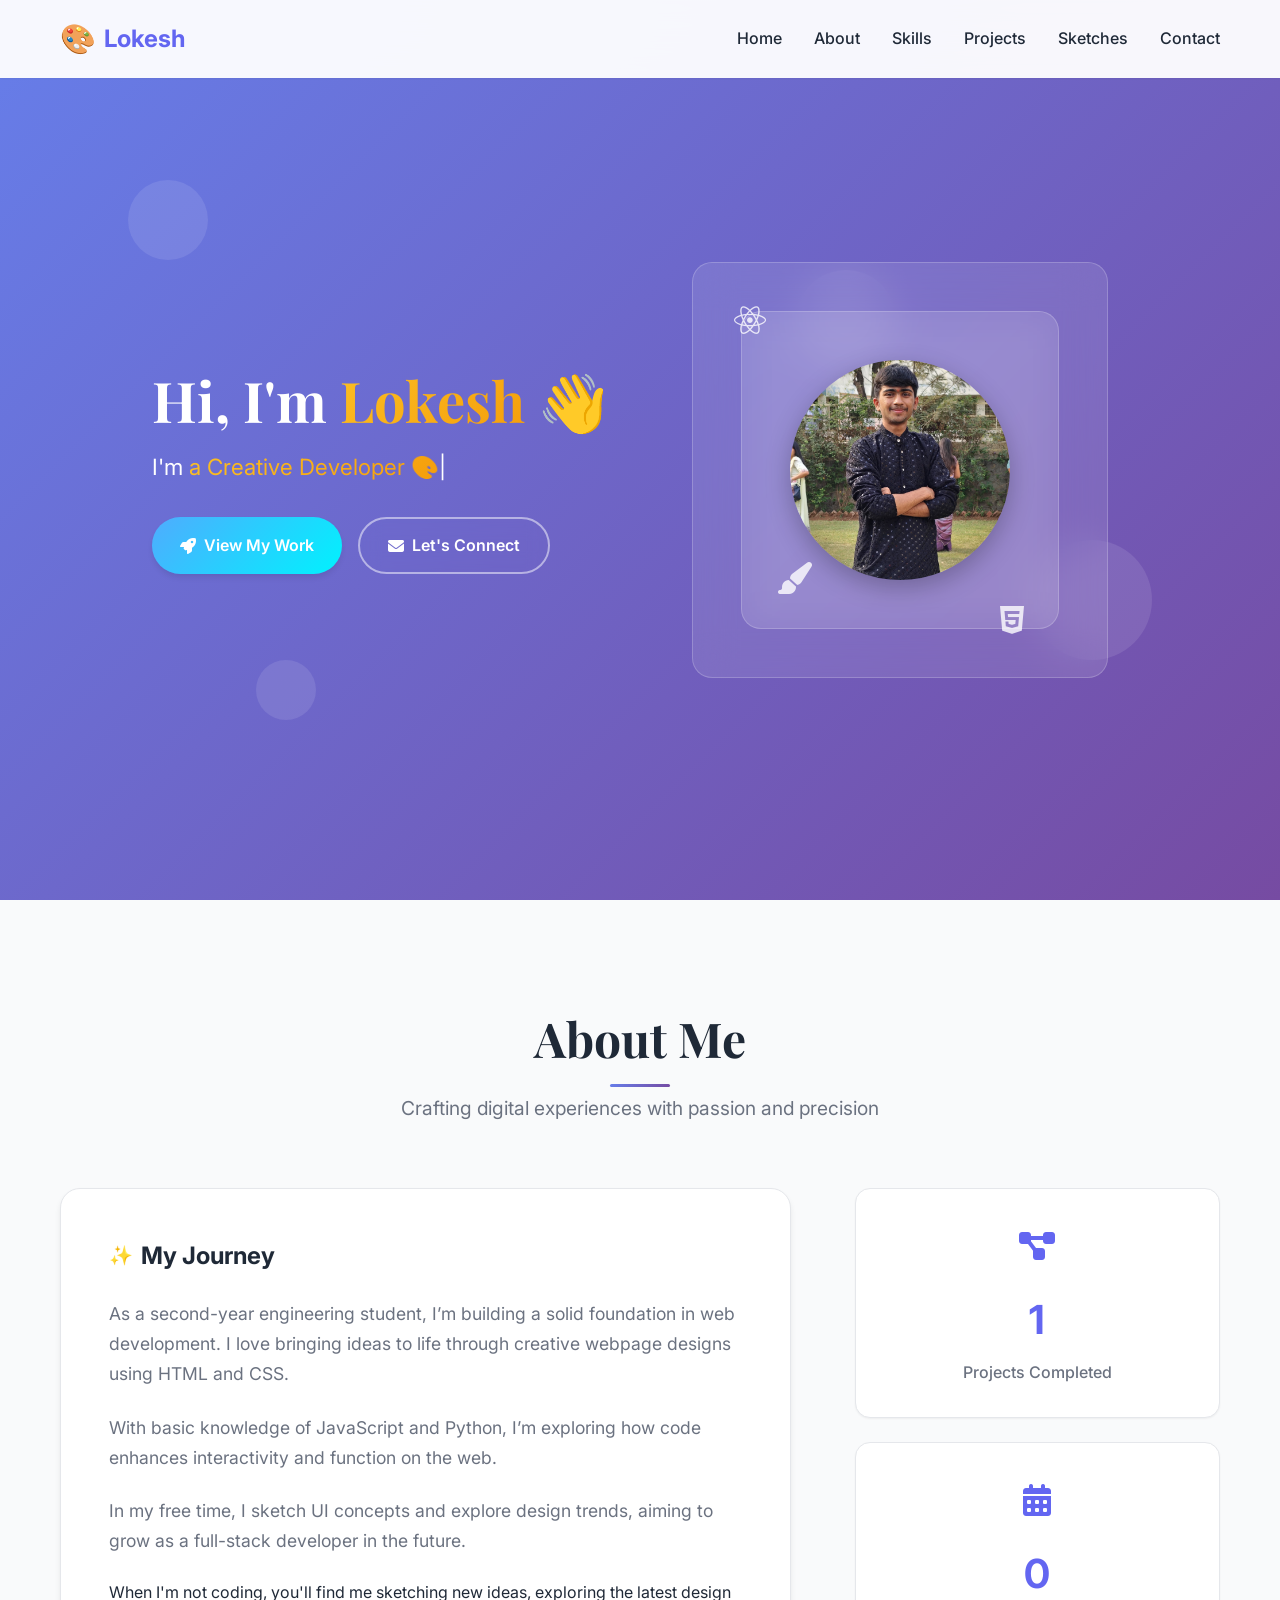
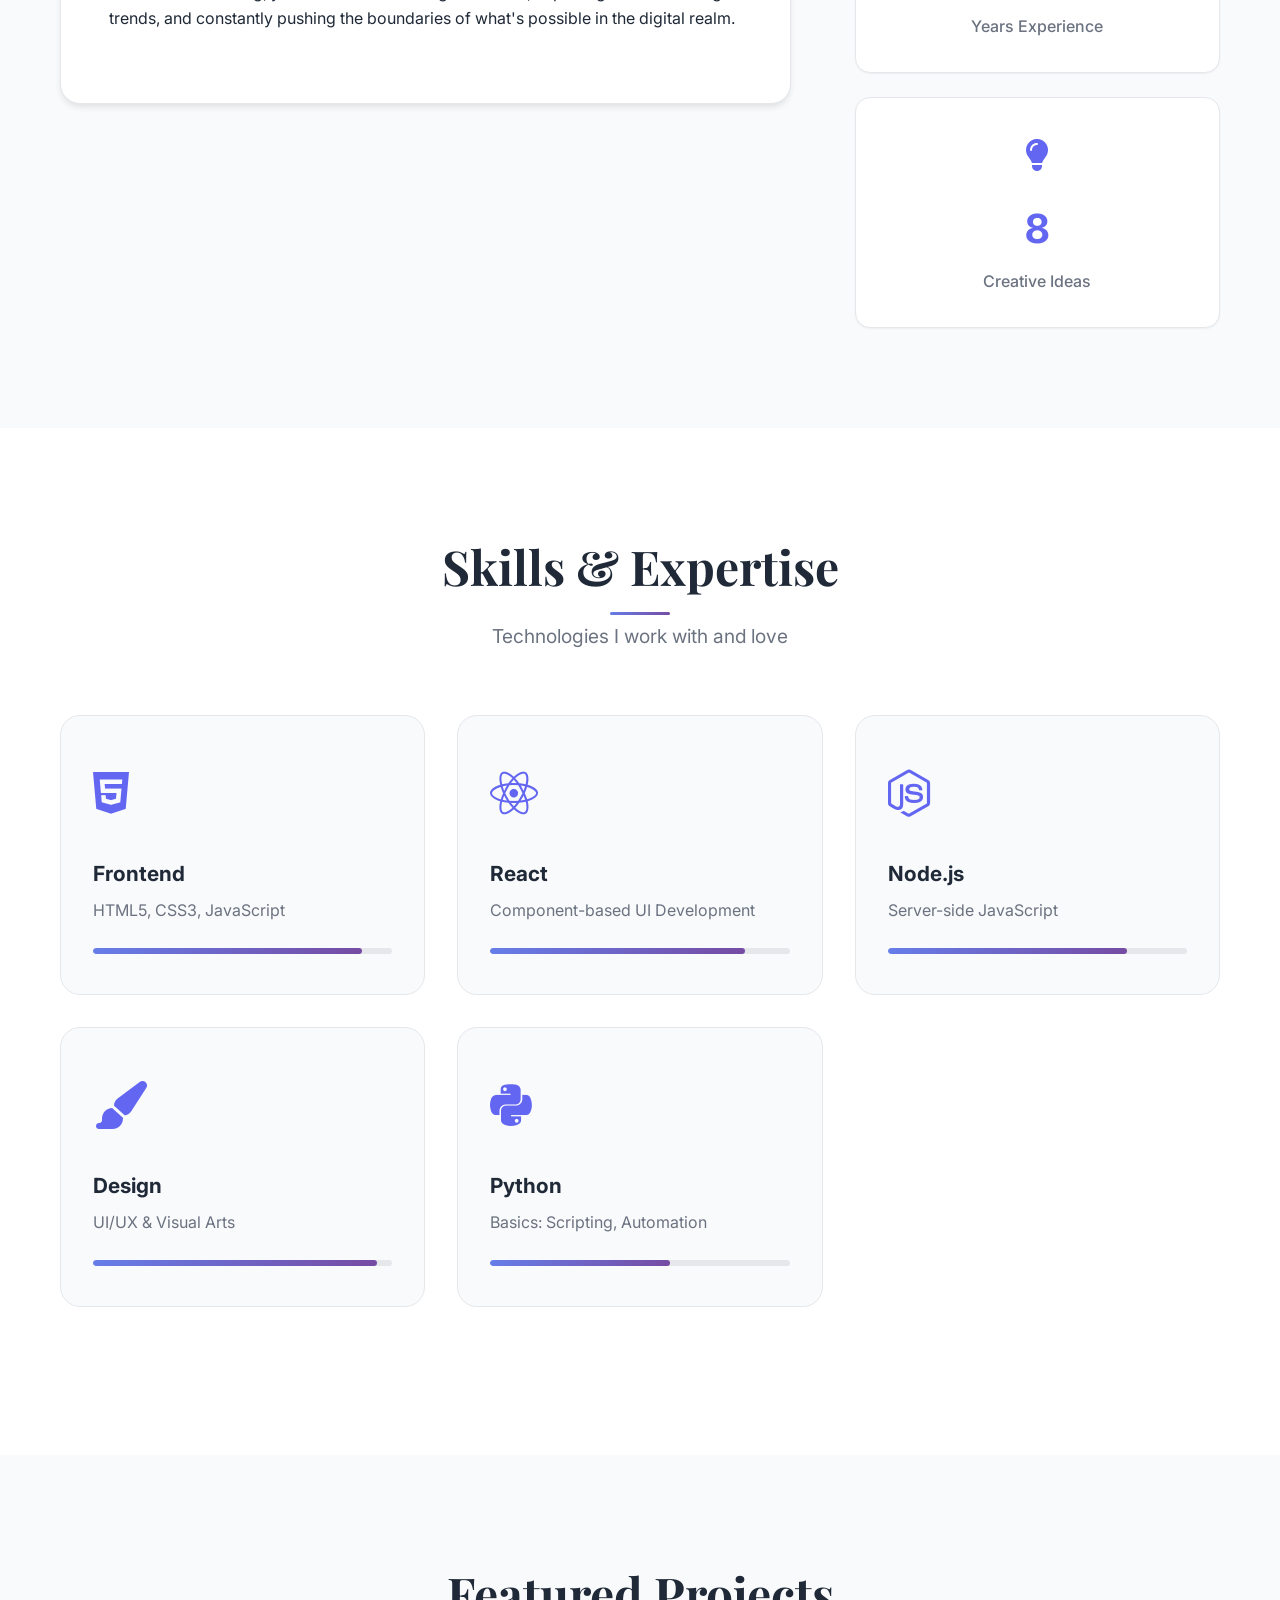
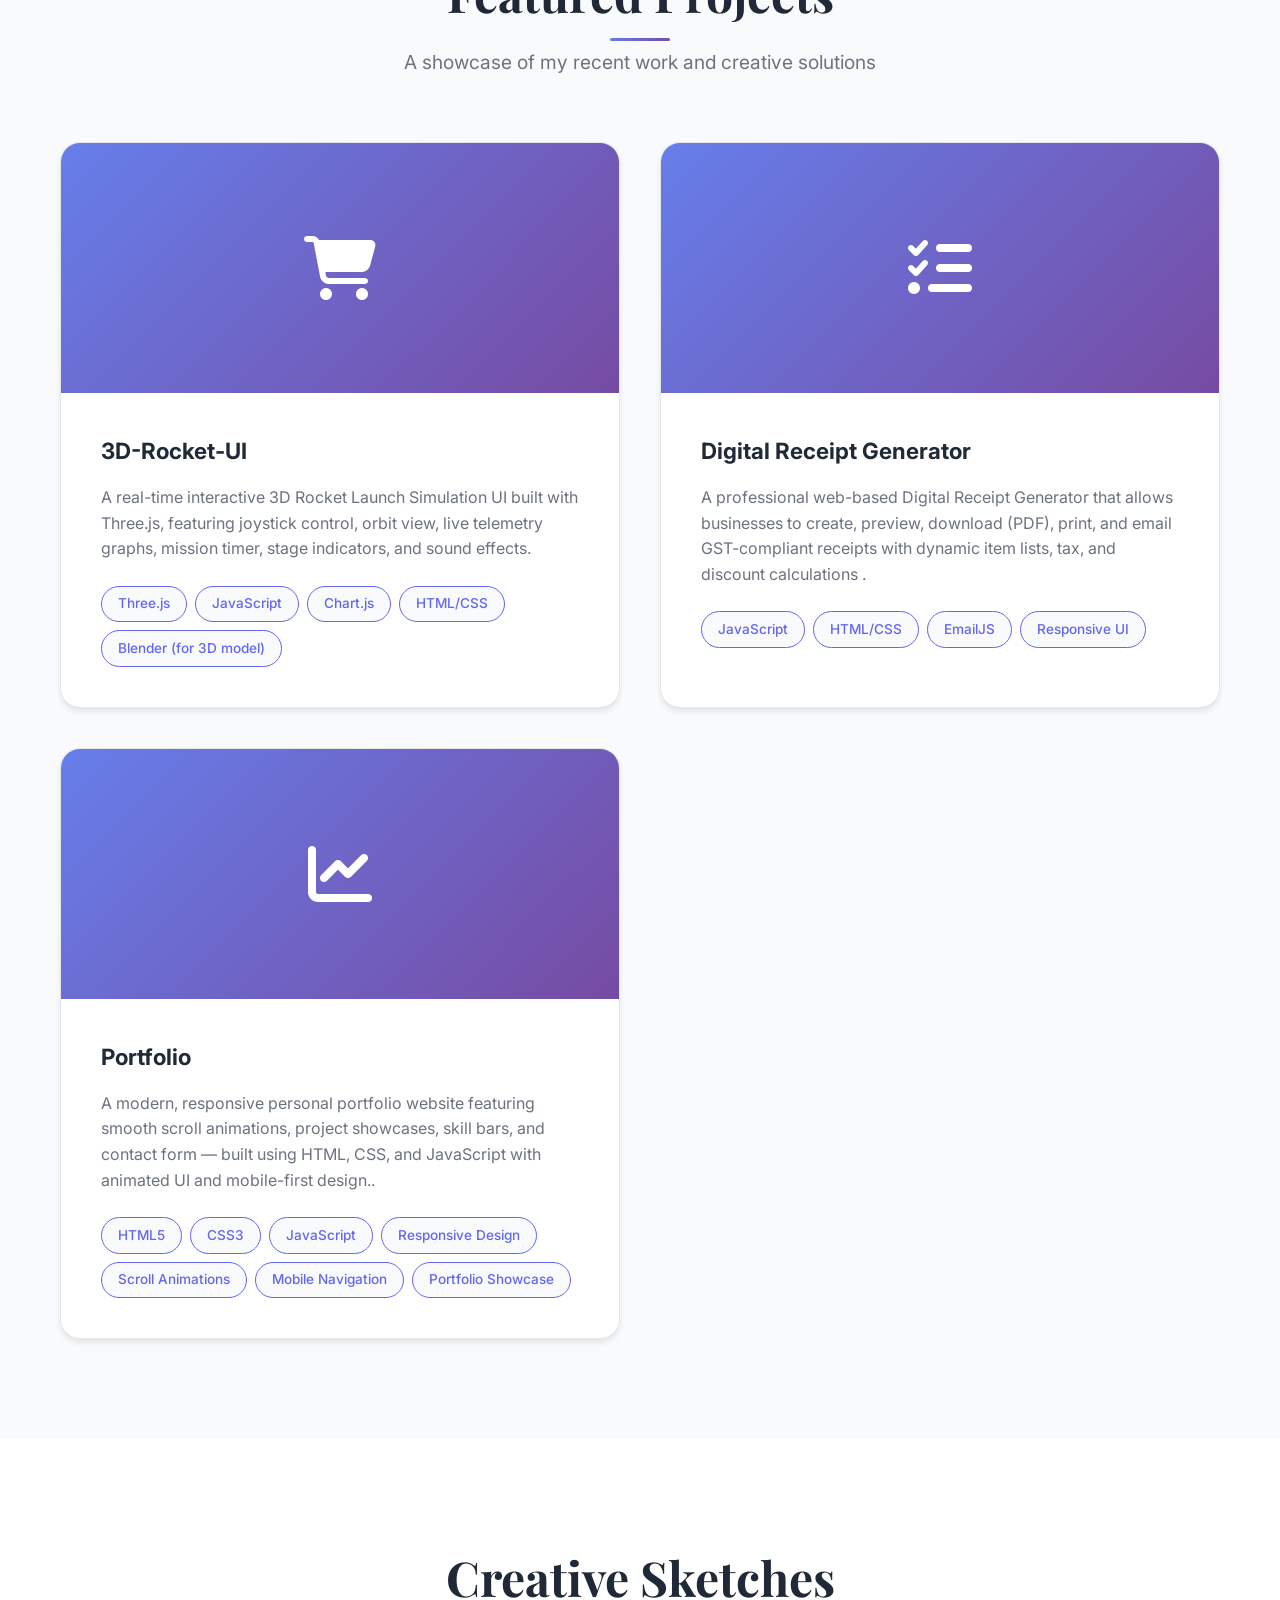
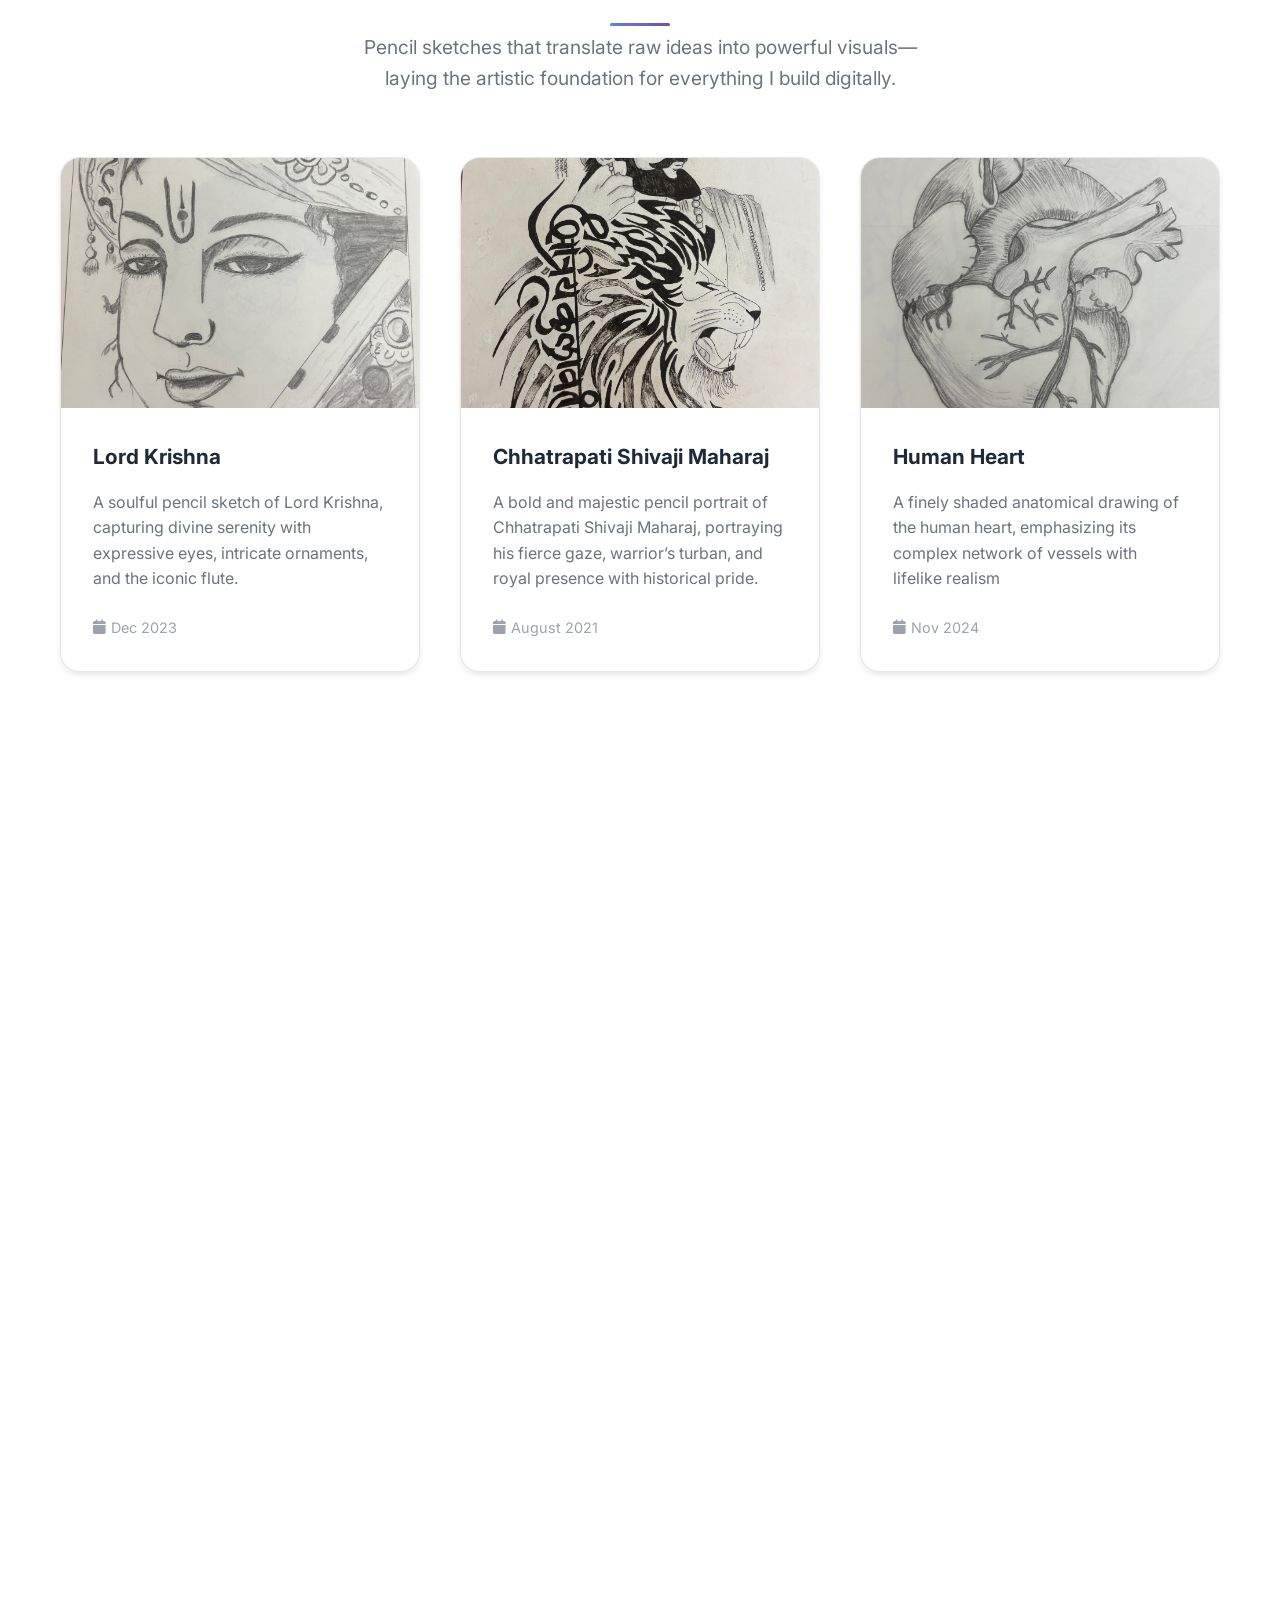
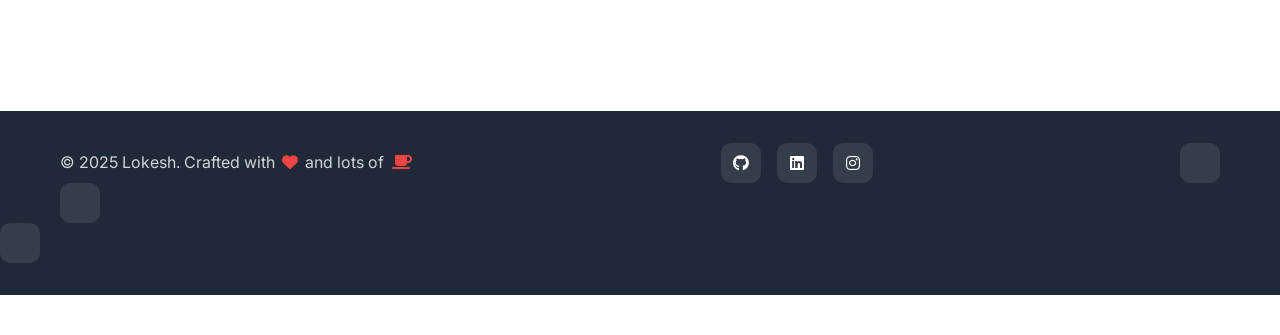
<file: index.html>
<!DOCTYPE html>
<html lang="en">
<head>
    <meta charset="UTF-8">
    <meta name="viewport" content="width=device-width, initial-scale=1.0">
    <title>Lokesh's Creative Portfolio</title>
    <link rel="stylesheet" href="style2.css">
    <link href="https://fonts.googleapis.com/css2?family=Inter:wght@300;400;500;600;700;800&family=Playfair+Display:wght@400;500;600;700&display=swap" rel="stylesheet">
    <link rel="stylesheet" href="https://cdnjs.cloudflare.com/ajax/libs/font-awesome/6.4.0/css/all.min.css">
</head>
<body>
    <!-- Progress Bar -->
    <div class="progress-bar" id="progressBar"></div>

    <!-- Navigation Bar -->
    <nav class="navbar" id="navbar">
        <div class="nav-container">
            <div class="logo">
                <span class="logo-icon">🎨</span>
                <span class="logo-text">Lokesh</span>
            </div>
            <ul class="nav-menu" id="navMenu">
                <li><a href="#home" class="nav-link">Home</a></li>
                <li><a href="#about" class="nav-link">About</a></li>
                <li><a href="#skills" class="nav-link">Skills</a></li>
                <li><a href="#projects" class="nav-link">Projects</a></li>
                <li><a href="#sketches" class="nav-link">Sketches</a></li>
                <li><a href="#contact" class="nav-link">Contact</a></li>
            </ul>
            <div class="hamburger" id="hamburger">
                <span></span>
                <span></span>
                <span></span>
            </div>
        </div>
    </nav>

    <!-- Hero Section -->
    <section id="home" class="hero">
        <div class="hero-bg">
            <div class="floating-shapes">
                <div class="shape shape-1"></div>
                <div class="shape shape-2"></div>
                <div class="shape shape-3"></div>
                <div class="shape shape-4"></div>
            </div>
        </div>
        <div class="container">
            <div class="hero-content">
                <div class="hero-text">
                    <h1 class="hero-title">
                        Hi, I'm <span class="highlight">Lokesh</span>
                        <span class="wave">👋</span>
                    </h1>
                    <p class="hero-subtitle" id="typewriter"></p>
                    <div class="hero-buttons">
                        <a href="#projects" class="btn btn-primary">
                            <i class="fas fa-rocket"></i>
                            View My Work
                        </a>
                        <a href="#contact" class="btn btn-secondary">
                            <i class="fas fa-envelope"></i>
                            Let's Connect
                        </a>
                    </div>
                </div>
                <div class="hero-image">
                    <div class="profile-card">
                        <div class="profile-card">
                            <img src="lokesh.jpg" alt="Lokesh Photo" class="profile-photo">
                        </div>


                        <div class="floating-icons">
                            <i class="fab fa-react floating-icon"></i>
                            <i class="fab fa-javascript floating-icon"></i>
                            <i class="fas fa-paint-brush floating-icon"></i>
                            <i class="fab fa-html5 floating-icon"></i>
                        </div>
                    </div>
                </div>
            </div>
        </div>
    </section>

    <!-- About Section -->
    <section id="about" class="about">
        <div class="container">
            <div class="section-header">
                <h2 class="section-title">About Me</h2>
                <p class="section-subtitle">Crafting digital experiences with passion and precision</p>
            </div>
            <div class="about-content">
                <div class="about-text">
                    <div class="about-card">
                        <h3>My Journey</h3>
                        <p>As a second-year engineering student, I’m building a solid foundation in web development. I love bringing ideas to life through creative webpage designs using HTML and CSS.</p>
                        <p>With basic knowledge of JavaScript and Python, I’m exploring how code enhances interactivity and function on the web.</p>
                        <p>In my free time, I sketch UI concepts and explore design trends, aiming to grow as a full-stack developer in the future.</p>
                        When I'm not coding, you'll find me sketching new ideas, exploring the latest design trends, and constantly pushing the boundaries of what's possible in the digital realm.</p>
                    </div>
                </div>
                <div class="stats-container">
                    <div class="stat-card">
                        <div class="stat-icon">
                            <i class="fas fa-project-diagram"></i>
                        </div>
                        <div class="stat-number" data-target="4-5">0</div>
                        <div class="stat-label">Projects Completed</div>
                    </div>
                    <div class="stat-card">
                        <div class="stat-icon">
                            <i class="fas fa-calendar-alt"></i>
                        </div>
                        <div class="stat-number" data-target="2">0</div>
                        <div class="stat-label">Years Experience</div>
                    </div>
                    <div class="stat-card">
                        <div class="stat-icon">
                            <i class="fas fa-lightbulb"></i>
                        </div>
                        <div class="stat-number" data-target="30-40+">0</div>
                        <div class="stat-label">Creative Ideas</div>
                    </div>
                </div>
            </div>
        </div>
    </section>

    <!-- Skills Section -->
    <section id="skills" class="skills">
        <div class="container">
            <div class="section-header">
                <h2 class="section-title">Skills & Expertise</h2>
                <p class="section-subtitle">Technologies I work with and love</p>
            </div>
            <div class="skills-grid">
                <div class="skill-card" data-skill="Frontend Development">
                    <div class="skill-icon">
                        <i class="fab fa-html5"></i>
                    </div>
                    <h3>Frontend</h3>
                    <p>HTML5, CSS3, JavaScript</p>
                    <div class="skill-progress">
                        <div class="progress-bar-fill" data-percent="90"></div>
                    </div>
                </div>
                <div class="skill-card" data-skill="Modern Frameworks">
                    <div class="skill-icon">
                        <i class="fab fa-react"></i>
                    </div>
                    <h3>React</h3>
                    <p>Component-based UI Development</p>
                    <div class="skill-progress">
                        <div class="progress-bar-fill" data-percent="85"></div>
                    </div>
                </div>
                <div class="skill-card" data-skill="Backend Development">
                    <div class="skill-icon">
                        <i class="fab fa-node-js"></i>
                    </div>
                    <h3>Node.js</h3>
                    <p>Server-side JavaScript</p>
                    <div class="skill-progress">
                        <div class="progress-bar-fill" data-percent="80"></div>
                    </div>
                </div>
                <div class="skill-card" data-skill="Creative Design">
                    <div class="skill-icon">
                        <i class="fas fa-paint-brush"></i>
                    </div>
                    <h3>Design</h3>
                    <p>UI/UX & Visual Arts</p>
                    <div class="skill-progress">
                        <div class="progress-bar-fill" data-percent="95"></div>
                    </div>
                </div>
                <!-- <div class="skill-card" data-skill="Database Management">
                    <div class="skill-icon">
                        <i class="fas fa-database"></i>
                    </div>
                    <h3>Database</h3>
                    <p>MongoDB, PostgreSQL</p>
                    <div class="skill-progress">
                        <div class="progress-bar-fill" data-percent="75"></div>
                    </div>
                </div>
                <div class="skill-card" data-skill="Version Control">
                    <div class="skill-icon">
                        <i class="fab fa-git-alt"></i>
                    </div>
                    <h3>Git</h3>
                    <p>Version Control & Collaboration</p>
                    <div class="skill-progress">
                        <div class="progress-bar-fill" data-percent="88"></div>
                    </div>
                </div>
            </div>
            <div class="skill-description" id="skillDescription">
                <p>Hover over a skill to learn more about my expertise</p>
            </div> -->
                <div class="skill-card" data-skill="Python Programming">
                    <div class="skill-icon">
                        <i class="fab fa-python"></i>
                    </div>
                    <h3>Python</h3>
                    <p>Basics: Scripting, Automation</p>
                    <div class="skill-progress">
                        <div class="progress-bar-fill" data-percent="60"></div>
                    </div>
                </div>

        </div>
    </section>

    <!-- Projects Section -->
    <section id="projects" class="projects">
        <div class="container">
            <div class="section-header">
                <h2 class="section-title">Featured Projects</h2>
                <p class="section-subtitle">A showcase of my recent work and creative solutions</p>
            </div>
            <div class="projects-grid">
                <div class="project-card">
                    <div class="project-image">
                        <div class="project-overlay">
                            <div class="project-links">
                                <a href="https://github.com/Lokeshajmera/3D-Rocket_UI" class="project-link">
                                    <i class="fas fa-external-link-alt"></i>
                                </a>
                                <a href="https://github.com/Lokeshajmera/3D-Rocket_UI" class="project-link">
                                    <i class="fab fa-github"></i>
                                </a>
                            </div>
                        </div>
                        <i class="fas fa-shopping-cart project-icon"></i>
                    </div>
                    <div class="project-content">
                        <h3>3D-Rocket-UI</h3>
                        <p>A real-time interactive 3D Rocket Launch Simulation UI built with Three.js, featuring joystick control, orbit view, live telemetry graphs, mission timer, stage indicators, and sound effects.</p>
                        <div class="project-tags">
                 <span>Three.js</span>
                        <span>JavaScript</span>
                        <span>Chart.js</span>
                        <span>HTML/CSS</span>
                        <span>Blender (for 3D model)</span>

                        </div>
                    </div>
                </div>
                <div class="project-card">
                    <div class="project-image">
                        <div class="project-overlay">
                            <div class="project-links">
                                <a href="https://lokeshajmera.github.io/Digital-Receipt-Generator/" class="project-link">
                                    <i class="fas fa-external-link-alt"></i>
                                </a>
                                <a href="https://github.com/Lokeshajmera/Digital-Receipt-Generator" class="project-link">
                                    <i class="fab fa-github"></i>
                                </a>
                            </div>
                        </div>
                        <i class="fas fa-tasks project-icon"></i>
                    </div>
                    <div class="project-content">
                        <h3>Digital Receipt Generator</h3>
                        <p>A professional web-based Digital Receipt Generator that allows businesses to create, preview, download (PDF), print, and email GST-compliant receipts with dynamic item lists, tax, and discount calculations .</p>
                        <div class="project-tags">
                                <span>JavaScript</span>
                                <span>HTML/CSS</span>
                                <span>EmailJS</span>
                                <span>Responsive UI</span>

                        </div>
                    </div>
                </div>
                <div class="project-card">
                    <div class="project-image">
                        <div class="project-overlay">
                            <div class="project-links">
                                <a href="https://lokeshajmera.github.io/Portfolio/" class="project-link">
                                    <i class="fas fa-external-link-alt"></i>
                                </a>
                                <a href="https://github.com/Lokeshajmera/Portfolio" class="project-link">
                                    <i class="fab fa-github"></i>
                                </a>
                            </div>
                        </div>
                        <i class="fas fa-chart-line project-icon"></i>
                    </div>
                    <div class="project-content">
                        <h3>Portfolio</h3>
                        <p>A modern, responsive personal portfolio website featuring smooth scroll animations, project showcases, skill bars, and contact form — built using HTML, CSS, and JavaScript with animated UI and mobile-first design..</p>
                        <div class="project-tags">
                                <span>HTML5</span>
                                <span>CSS3</span>
                                <span>JavaScript</span>
                                <span>Responsive Design</span>
                                <span>Scroll Animations</span>
                                <span>Mobile Navigation</span>
                                <span>Portfolio Showcase</span>
                        </div>
                    </div>
                </div>
            </div>
        </div>
    </section>

    <!-- Sketches Section -->
    <section id="sketches" class="sketches">
        <div class="container">
            <div class="section-header">
                <h2 class="section-title">Creative Sketches</h2>
                <p class="section-subtitle">Pencil sketches that translate raw ideas into powerful visuals—laying the artistic foundation for everything I build digitally.</p>
            </div>
            <div class="sketches-grid">
                <div class="sketch-card">
                    <div class="sketch-image">
                        <img src="krishna.jpeg" alt="Sketches" loading="lazy">

                        <div class="sketch-overlay">
                            <div class="sketch-info">
                                <i class="fas fa-eye"></i>
                                <span>View Details</span>
                            </div>
                        </div>
                    </div>
                    <div class="sketch-content">
                        <h3>Lord Krishna</h3>
                        <p>A soulful pencil sketch of Lord Krishna, capturing divine serenity with expressive eyes, intricate ornaments, and the iconic flute.</p>
                        <div class="sketch-meta">
                            <span class="sketch-date">
                                <i class="fas fa-calendar"></i>
                                Dec 2023
                            </span>
                        </div>
                    </div>
                </div>
                <div class="sketch-card">
                    <div class="sketch-image">
                        <img src="shivaji_maharaj.jpeg" alt="Dashboard Layout Concept" loading="lazy">
                        <div class="sketch-overlay">
                            <div class="sketch-info">
                                <i class="fas fa-eye"></i>
                                <span>View Details</span>
                            </div>
                        </div>
                    </div>
                    <div class="sketch-content">
                        <h3>Chhatrapati Shivaji Maharaj</h3>
                        <p>A bold and majestic pencil portrait of Chhatrapati Shivaji Maharaj, portraying his fierce gaze, warrior’s turban, and royal presence with historical pride.</p>
                        <div class="sketch-meta">
                            <span class="sketch-date">
                                <i class="fas fa-calendar"></i>
                                August 2021
                            </span>
                        </div>
                    </div>
                </div>
                <div class="sketch-card">
                    <div class="sketch-image">
                        <img src="heart.jpeg" alt="E-commerce Interface Design" loading="lazy">
                        <div class="sketch-overlay">
                            <div class="sketch-info">
                                <i class="fas fa-eye"></i>
                                <span>View Details</span>
                            </div>
                        </div>
                    </div>
                    <div class="sketch-content">
                        <h3>Human Heart</h3>
                        <p>A finely shaded anatomical drawing of the human heart, emphasizing its complex network of vessels with lifelike realism</p>
                        <div class="sketch-meta">
                            <span class="sketch-date">
                                <i class="fas fa-calendar"></i>
                                Nov 2024
                            </span>
                        </div>
                    </div>
                </div>
            </div>
        </div>
    </section>

    <!-- Contact Section -->
    <section id="contact" class="contact">
        <div class="container">
            <div class="section-header">
                <h2 class="section-title">Let's Work Together</h2>
                <p class="section-subtitle">Ready to bring your ideas to life? Let's start a conversation</p>
            </div>
            <div class="contact-content">
                <div class="contact-info">
                    <div class="contact-card">
                        <div class="contact-icon">
                            <i class="fas fa-envelope"></i>
                        </div>
                        <div class="contact-details">
                            <h3>Email</h3>
                            <p>lokeshajmera64@gmail.com</p>
                            <a href="mailto:lokeshajmera64@gmail.com" class="contact-link">Send Email</a>
                        </div>
                    </div>
                    <div class="contact-card">
                        <div class="contact-icon">
                            <i class="fas fa-phone"></i>
                        </div>
                        <div class="contact-details">
                            <h3>Phone</h3>
                            <p>+91 7588708964</p>
                            <a href="tel:+91 7588708964" class="contact-link">Call Now</a>
                        </div>
                    </div>
                    <div class="contact-card">
                        <div class="contact-icon">
                            <i class="fas fa-map-marker-alt"></i>
                        </div>
                        <div class="contact-details">
                            <h3>Location</h3>
                            <p>India</p>
                            <span class="contact-link">Available Worldwide</span>
                        </div>
                    </div>
                </div>
                <form class="contact-form" id="contactForm">
                    <div class="form-group">
                        <input type="text" name="name" id="name" placeholder="Your Name" required>
                        <span class="form-error" id="nameError"></span>
                    </div>
                    <div class="form-group">
                        <input type="email" name="email" id="email" placeholder="Your Email" required>
                        <span class="form-error" id="emailError"></span>
                    </div>
                    <div class="form-group">
                        <input type="text" name="subject" id="subject" placeholder="Subject" required>
                        <span class="form-error" id="subjectError"></span>
                    </div>
                    <div class="form-group">
                        <textarea name="message" id="message" placeholder="Your Message" rows="5" required></textarea>
                        <span class="form-error" id="messageError"></span>
                    </div>
                    <button type="submit" class="btn btn-primary btn-full">
                        <span class="btn-text">Send Message</span>
                        <span class="btn-loader">
                            <i class="fas fa-spinner fa-spin"></i>
                        </span>
                    </button>
                </form>
            </div>
        </div>
    </section>

    <!-- Footer -->
    <footer class="footer">
        <div class="container">
            <div class="footer-content">
                <div class="footer-text">
                    <p>&copy; 2025 Lokesh. Crafted with <i class="fas fa-heart"></i> and lots of <i class="fas fa-coffee"></i></p>
                </div>
                <div class="social-links">
                    <a href="https://github.com/Lokeshajmera" target="_blank" class="social-link">
                        <i class="fab fa-github"></i>
                    </a>
                    <a href="https://www.linkedin.com/in/lokesh-ajmera-b9165335" target="_blank" class="social-link">
                        <i class="fab fa-linkedin"></i>
                    </a>
                    <a href="https://www.instagram.com/lokeshjain_108/" target="_blank" class="social-link">
                        <i class="fab fa-instagram"></i>
                </div>

            </div>
        </div>
    </footer>

    <script src="script2.js"></script>
</body>
</html>
</file>
<file: style2.css>
/* Enhanced Portfolio CSS with Modern Design */

:root {
    --primary-color: #6366f1;
    --primary-dark: #4f46e5;
    --primary-light: #818cf8;
    --secondary-color: #f59e0b;
    --secondary-dark: #d97706;
    --accent-color: #10b981;
    --text-primary: #1f2937;
    --text-secondary: #6b7280;
    --text-light: #9ca3af;
    --background-light: #f9fafb;
    --background-white: #ffffff;
    --border-color: #e5e7eb;
    --shadow-sm: 0 1px 2px 0 rgba(0, 0, 0, 0.05);
    --shadow-md: 0 4px 6px -1px rgba(0, 0, 0, 0.1);
    --shadow-lg: 0 10px 15px -3px rgba(0, 0, 0, 0.1);
    --shadow-xl: 0 20px 25px -5px rgba(0, 0, 0, 0.1);
    --gradient-primary: linear-gradient(135deg, #667eea 0%, #764ba2 100%);
    --gradient-secondary: linear-gradient(135deg, #f093fb 0%, #f5576c 100%);
    --gradient-accent: linear-gradient(135deg, #4facfe 0%, #00f2fe 100%);
}

* {
    margin: 0;
    padding: 0;
    box-sizing: border-box;
}

html {
    scroll-behavior: smooth;
}

body {
    font-family: 'Inter', sans-serif;
    line-height: 1.6;
    color: var(--text-primary);
    overflow-x: hidden;
}

.container {
    max-width: 1200px;
    margin: 0 auto;
    padding: 0 20px;
}

/* Progress Bar */
.progress-bar {
    position: fixed;
    top: 0;
    left: 0;
    width: 0%;
    height: 3px;
    background: var(--gradient-primary);
    z-index: 9999;
    transition: width 0.3s ease;
}

/* Navigation */
.navbar {
    background: rgba(255, 255, 255, 0.95);
    backdrop-filter: blur(20px);
    box-shadow: var(--shadow-sm);
    position: fixed;
    width: 100%;
    top: 0;
    z-index: 1000;
    transition: all 0.3s ease;
}

.navbar.scrolled {
    background: rgba(255, 255, 255, 0.98);
    box-shadow: var(--shadow-md);
}

.nav-container {
    max-width: 1200px;
    margin: 0 auto;
    padding: 1rem 20px;
    display: flex;
    justify-content: space-between;
    align-items: center;
}

.logo {
    display: flex;
    align-items: center;
    gap: 0.5rem;
    font-size: 1.5rem;
    font-weight: 700;
    color: var(--primary-color);
    text-decoration: none;
}

.logo-icon {
    font-size: 1.8rem;
    animation: bounce 2s infinite;
}

.nav-menu {
    display: flex;
    list-style: none;
    gap: 2rem;
}

.nav-link {
    text-decoration: none;
    color: var(--text-primary);
    font-weight: 500;
    position: relative;
    transition: all 0.3s ease;
    padding: 0.5rem 0;
}

.nav-link::after {
    content: '';
    position: absolute;
    width: 0;
    height: 2px;
    bottom: 0;
    left: 0;
    background: var(--gradient-primary);
    transition: width 0.3s ease;
}

.nav-link:hover::after {
    width: 100%;
}

.nav-link:hover {
    color: var(--primary-color);
}

/* Mobile menu */
.hamburger {
    display: none;
    flex-direction: column;
    cursor: pointer;
    padding: 0.5rem;
}

.hamburger span {
    width: 25px;
    height: 3px;
    background: var(--text-primary);
    margin: 3px 0;
    transition: 0.3s;
    border-radius: 2px;
}

.hamburger.active span:nth-child(1) {
    transform: rotate(-45deg) translate(-5px, 6px);
}

.hamburger.active span:nth-child(2) {
    opacity: 0;
}

.hamburger.active span:nth-child(3) {
    transform: rotate(45deg) translate(-5px, -6px);
}

/* Hero Section */
.hero {
    background: var(--gradient-primary);
    color: white;
    padding: 120px 0 80px;
    min-height: 100vh;
    display: flex;
    align-items: center;
    position: relative;
    overflow: hidden;
}

.hero-bg {
    position: absolute;
    top: 0;
    left: 0;
    width: 100%;
    height: 100%;
    z-index: 1;
}

.floating-shapes {
    position: absolute;
    width: 100%;
    height: 100%;
}

.shape {
    position: absolute;
    border-radius: 50%;
    background: rgba(255, 255, 255, 0.1);
    animation: float 6s ease-in-out infinite;
}

.shape-1 {
    width: 80px;
    height: 80px;
    top: 20%;
    left: 10%;
    animation-delay: 0s;
}

.shape-2 {
    width: 120px;
    height: 120px;
    top: 60%;
    right: 10%;
    animation-delay: 2s;
}

.shape-3 {
    width: 60px;
    height: 60px;
    bottom: 20%;
    left: 20%;
    animation-delay: 4s;
}

.shape-4 {
    width: 100px;
    height: 100px;
    top: 30%;
    right: 30%;
    animation-delay: 1s;
}

.hero-content {
    position: relative;
    z-index: 2;
    display: grid;
    grid-template-columns: 1fr 1fr;
    gap: 4rem;
    align-items: center;
}

.hero-title {
    font-family: 'Playfair Display', serif;
    font-size: 3.5rem;
    font-weight: 700;
    margin-bottom: 1rem;
    line-height: 1.2;
}

.highlight {
    background: linear-gradient(135deg, #fbbf24, #f59e0b);
    -webkit-background-clip: text;
    -webkit-text-fill-color: transparent;
    background-clip: text;
}

.wave {
    animation: wave 2s ease-in-out infinite;
    display: inline-block;
}

.hero-subtitle {
    font-size: 1.4rem;
    margin-bottom: 2rem;
    opacity: 0.9;
    min-height: 2rem;
}

.hero-buttons {
    display: flex;
    gap: 1rem;
    flex-wrap: wrap;
}

.hero-image {
    display: flex;
    justify-content: center;
    align-items: center;
}

.profile-card {
    position: relative;
    background: rgba(255, 255, 255, 0.1);
    backdrop-filter: blur(20px);
    border-radius: 20px;
    padding: 3rem;
    border: 1px solid rgba(255, 255, 255, 0.2);
}

.profile-avatar {
    width: 200px;
    height: 200px;
    background: var(--gradient-secondary);
    border-radius: 50%;
    display: flex;
    align-items: center;
    justify-content: center;
    font-size: 4rem;
    color: white;
    box-shadow: var(--shadow-xl);
}

.floating-icons {
    position: absolute;
    width: 100%;
    height: 100%;
    top: 0;
    left: 0;
}

.floating-icon {
    position: absolute;
    font-size: 2rem;
    color: rgba(255, 255, 255, 0.8);
    animation: floatIcon 4s ease-in-out infinite;
}

.floating-icon:nth-child(1) {
    top: 10%;
    left: 10%;
    animation-delay: 0s;
}

.floating-icon:nth-child(2) {
    top: 20%;
    right: 10%;
    animation-delay: 1s;
}

.floating-icon:nth-child(3) {
    bottom: 20%;
    left: 20%;
    animation-delay: 2s;
}

.floating-icon:nth-child(4) {
    bottom: 10%;
    right: 20%;
    animation-delay: 3s;
}

/* Buttons */
.btn {
    display: inline-flex;
    align-items: center;
    gap: 0.5rem;
    padding: 14px 28px;
    text-decoration: none;
    border-radius: 50px;
    font-weight: 600;
    font-size: 1rem;
    transition: all 0.3s ease;
    border: none;
    cursor: pointer;
    position: relative;
    overflow: hidden;
}

.btn::before {
    content: '';
    position: absolute;
    top: 0;
    left: -100%;
    width: 100%;
    height: 100%;
    background: linear-gradient(90deg, transparent, rgba(255, 255, 255, 0.2), transparent);
    transition: left 0.5s;
}

.btn:hover::before {
    left: 100%;
}

.btn-primary {
    background: var(--gradient-accent);
    color: white;
    box-shadow: var(--shadow-md);
}

.btn-primary:hover {
    transform: translateY(-2px);
    box-shadow: var(--shadow-lg);
}

.btn-secondary {
    background: transparent;
    color: white;
    border: 2px solid rgba(255, 255, 255, 0.5);
    backdrop-filter: blur(10px);
}

.btn-secondary:hover {
    background: white;
    color: var(--primary-color);
    border-color: white;
}

.btn-full {
    width: 100%;
    justify-content: center;
}

.btn-loader {
    display: none;
}

.btn.loading .btn-text {
    display: none;
}

.btn.loading .btn-loader {
    display: inline-block;
}

/* Sections */
section {
    padding: 100px 0;
    position: relative;
}

.section-header {
    text-align: center;
    margin-bottom: 4rem;
}

.section-title {
    font-family: 'Playfair Display', serif;
    font-size: 3rem;
    font-weight: 700;
    color: var(--text-primary);
    margin-bottom: 1rem;
    position: relative;
}

.section-title::after {
    content: '';
    position: absolute;
    bottom: -10px;
    left: 50%;
    transform: translateX(-50%);
    width: 60px;
    height: 3px;
    background: var(--gradient-primary);
    border-radius: 2px;
}

.section-subtitle {
    font-size: 1.2rem;
    color: var(--text-secondary);
    max-width: 600px;
    margin: 0 auto;
}

/* About Section */
.about {
    background: var(--background-light);
}

.about-content {
    display: grid;
    grid-template-columns: 2fr 1fr;
    gap: 4rem;
    align-items: start;
}

.about-card {
    background: white;
    padding: 3rem;
    border-radius: 20px;
    box-shadow: var(--shadow-md);
    border: 1px solid var(--border-color);
}

.about-card h3 {
    font-size: 1.5rem;
    color: var(--text-primary);
    margin-bottom: 1.5rem;
    display: flex;
    align-items: center;
    gap: 0.5rem;
}

.about-card h3::before {
    content: '✨';
    font-size: 1.2rem;
}

.about-card p {
    font-size: 1.1rem;
    color: var(--text-secondary);
    margin-bottom: 1.5rem;
    line-height: 1.7;
}

.stats-container {
    display: flex;
    flex-direction: column;
    gap: 1.5rem;
}

.stat-card {
    background: white;
    padding: 2rem;
    border-radius: 15px;
    box-shadow: var(--shadow-sm);
    border: 1px solid var(--border-color);
    text-align: center;
    transition: all 0.3s ease;
    cursor: pointer;
}

.stat-card:hover {
    transform: translateY(-5px);
    box-shadow: var(--shadow-lg);
}

.stat-icon {
    font-size: 2rem;
    color: var(--primary-color);
    margin-bottom: 1rem;
}

.stat-number {
    font-size: 2.5rem;
    font-weight: 700;
    color: var(--primary-color);
    margin-bottom: 0.5rem;
}

.stat-label {
    color: var(--text-secondary);
    font-weight: 500;
}

/* Skills Section */
.skills {
    background: white;
}

.skills-grid {
    display: grid;
    grid-template-columns: repeat(auto-fit, minmax(300px, 1fr));
    gap: 2rem;
    margin-bottom: 3rem;
}

.skill-card {
    background: var(--background-light);
    padding: 2.5rem 2rem;
    border-radius: 20px;
    border: 1px solid var(--border-color);
    transition: all 0.3s ease;
    cursor: pointer;
    position: relative;
    overflow: hidden;
}

.skill-card::before {
    content: '';
    position: absolute;
    top: 0;
    left: 0;
    width: 100%;
    height: 4px;
    background: var(--gradient-primary);
    transform: scaleX(0);
    transition: transform 0.3s ease;
}

.skill-card:hover::before {
    transform: scaleX(1);
}

.skill-card:hover {
    transform: translateY(-10px);
    background: white;
    box-shadow: var(--shadow-lg);
}

.skill-icon {
    font-size: 3rem;
    color: var(--primary-color);
    margin-bottom: 1.5rem;
}

.skill-card h3 {
    font-size: 1.3rem;
    color: var(--text-primary);
    margin-bottom: 0.5rem;
}

.skill-card p {
    color: var(--text-secondary);
    margin-bottom: 1.5rem;
}

.skill-progress {
    width: 100%;
    height: 6px;
    background: var(--border-color);
    border-radius: 3px;
    overflow: hidden;
}

.progress-bar-fill {
    height: 100%;
    background: var(--gradient-primary);
    border-radius: 3px;
    width: 0%;
    transition: width 2s ease;
}

.skill-description {
    text-align: center;
    padding: 2rem;
    background: var(--background-light);
    border-radius: 15px;
    color: var(--text-secondary);
    font-size: 1.1rem;
    min-height: 80px;
    display: flex;
    align-items: center;
    justify-content: center;
}

/* Projects Section */
.projects {
    background: var(--background-light);
}

.projects-grid {
    display: grid;
    grid-template-columns: repeat(auto-fit, minmax(380px, 1fr));
    gap: 2.5rem;
}

.project-card {
    background: white;
    border-radius: 20px;
    overflow: hidden;
    box-shadow: var(--shadow-md);
    transition: all 0.3s ease;
    border: 1px solid var(--border-color);
}

.project-card:hover {
    transform: translateY(-10px);
    box-shadow: var(--shadow-xl);
}

.project-image {
    position: relative;
    height: 250px;
    background: var(--gradient-primary);
    display: flex;
    align-items: center;
    justify-content: center;
    overflow: hidden;
}

.project-icon {
    font-size: 4rem;
    color: white;
    z-index: 2;
    position: relative;
}

.project-overlay {
    position: absolute;
    top: 0;
    left: 0;
    width: 100%;
    height: 100%;
    background: rgba(0, 0, 0, 0.8);
    display: flex;
    align-items: center;
    justify-content: center;
    opacity: 0;
    transition: opacity 0.3s ease;
}

.project-card:hover .project-overlay {
    opacity: 1;
}

.project-links {
    display: flex;
    gap: 1rem;
}

.project-link {
    width: 50px;
    height: 50px;
    background: white;
    border-radius: 50%;
    display: flex;
    align-items: center;
    justify-content: center;
    color: var(--primary-color);
    text-decoration: none;
    transition: all 0.3s ease;
}

.project-link:hover {
    transform: scale(1.1);
    background: var(--primary-color);
    color: white;
}

.project-content {
    padding: 2.5rem;
}

.project-content h3 {
    font-size: 1.4rem;
    color: var(--text-primary);
    margin-bottom: 1rem;
}

.project-content p {
    color: var(--text-secondary);
    margin-bottom: 1.5rem;
    line-height: 1.6;
}

.project-tags {
    display: flex;
    gap: 0.5rem;
    flex-wrap: wrap;
}

.project-tags span {
    background: var(--background-light);
    color: var(--primary-color);
    padding: 0.4rem 1rem;
    border-radius: 20px;
    font-size: 0.85rem;
    font-weight: 500;
    border: 1px solid var(--primary-color);
}

/* Sketches Section */
.sketches {
    background: white;
}

.sketches-grid {
    display: grid;
    grid-template-columns: repeat(auto-fit, minmax(350px, 1fr));
    gap: 2.5rem;
}

.sketch-card {
    background: var(--background-light);
    border-radius: 20px;
    overflow: hidden;
    box-shadow: var(--shadow-md);
    transition: all 0.3s ease;
    border: 1px solid var(--border-color);
}

.sketch-card:hover {
    transform: translateY(-5px);
    box-shadow: var(--shadow-lg);
}

.sketch-image {
    position: relative;
    height: 250px;
    overflow: hidden;
}

.sketch-image img {
    width: 100%;
    height: 100%;
    object-fit: cover;
    transition: transform 0.3s ease;
}

.sketch-card:hover .sketch-image img {
    transform: scale(1.05);
}

.sketch-overlay {
    position: absolute;
    top: 0;
    left: 0;
    width: 100%;
    height: 100%;
    background: rgba(0, 0, 0, 0.7);
    display: flex;
    align-items: center;
    justify-content: center;
    opacity: 0;
    transition: opacity 0.3s ease;
}

.sketch-card:hover .sketch-overlay {
    opacity: 1;
}

.sketch-info {
    display: flex;
    align-items: center;
    gap: 0.5rem;
    color: white;
    font-weight: 500;
}

.sketch-content {
    padding: 2rem;
    background: white;
}

.sketch-content h3 {
    font-size: 1.3rem;
    color: var(--text-primary);
    margin-bottom: 1rem;
}

.sketch-content p {
    color: var(--text-secondary);
    margin-bottom: 1.5rem;
    line-height: 1.6;
}

.sketch-meta {
    display: flex;
    gap: 1.5rem;
    color: var(--text-light);
    font-size: 0.9rem;
}

.sketch-meta span {
    display: flex;
    align-items: center;
    gap: 0.3rem;
}

/* Contact Section */
.contact {
    background: var(--background-light);
}

.contact-content {
    display: grid;
    grid-template-columns: 1fr 1.5fr;
    gap: 4rem;
}

.contact-info {
    display: flex;
    flex-direction: column;
    gap: 1.5rem;
}

.contact-card {
    background: white;
    padding: 2rem;
    border-radius: 15px;
    box-shadow: var(--shadow-sm);
    border: 1px solid var(--border-color);
    display: flex;
    align-items: center;
    gap: 1.5rem;
    transition: all 0.3s ease;
}

.contact-card:hover {
    transform: translateX(5px);
    box-shadow: var(--shadow-md);
}

.contact-icon {
    width: 60px;
    height: 60px;
    background: var(--gradient-primary);
    border-radius: 15px;
    display: flex;
    align-items: center;
    justify-content: center;
    color: white;
    font-size: 1.5rem;
}

.contact-details h3 {
    font-size: 1.1rem;
    color: var(--text-primary);
    margin-bottom: 0.5rem;
}

.contact-details p {
    color: var(--text-secondary);
    margin-bottom: 0.5rem;
}

.contact-link {
    color: var(--primary-color);
    text-decoration: none;
    font-weight: 500;
    font-size: 0.9rem;
}

.contact-link:hover {
    text-decoration: underline;
}

.contact-form {
    background: white;
    padding: 3rem;
    border-radius: 20px;
    box-shadow: var(--shadow-md);
    border: 1px solid var(--border-color);
}

.form-group {
    margin-bottom: 1.5rem;
}

.contact-form input,
.contact-form textarea {
    width: 100%;
    padding: 1rem 1.5rem;
    border: 2px solid var(--border-color);
    border-radius: 10px;
    font-size: 1rem;
    font-family: inherit;
    transition: all 0.3s ease;
    background: var(--background-light);
}

.contact-form input:focus,
.contact-form textarea:focus {
    outline: none;
    border-color: var(--primary-color);
    background: white;
    box-shadow: 0 0 0 3px rgba(99, 102, 241, 0.1);
}

.contact-form textarea {
    resize: vertical;
    min-height: 120px;
}

.form-error {
    display: block;
    color: #ef4444;
    font-size: 0.85rem;
    margin-top: 0.5rem;
    opacity: 0;
    transition: opacity 0.3s ease;
}

.form-error.show {
    opacity: 1;
}

/* Footer */
.footer {
    background: var(--text-primary);
    color: white;
    padding: 2rem 0;
}

.footer-content {
    display: flex;
    justify-content: space-between;
    align-items: center;
}

.footer-text {
    color: rgba(255, 255, 255, 0.8);
}

.footer-text i {
    color: #ef4444;
    margin: 0 0.2rem;
}

.social-links {
    display: flex;
    gap: 1rem;
}

.social-link {
    width: 40px;
    height: 40px;
    background: rgba(255, 255, 255, 0.1);
    border-radius: 10px;
    display: flex;
    align-items: center;
    justify-content: center;
    color: white;
    text-decoration: none;
    transition: all 0.3s ease;
    backdrop-filter: blur(10px);
}

.social-link:hover {
    background: var(--primary-color);
    transform: translateY(-2px);
}

/* Animations */
@keyframes bounce {
    0%, 20%, 50%, 80%, 100% {
        transform: translateY(0);
    }
    40% {
        transform: translateY(-10px);
    }
    60% {
        transform: translateY(-5px);
    }
}

@keyframes wave {
    0%, 100% {
        transform: rotate(0deg);
    }
    50% {
        transform: rotate(20deg);
    }
}

@keyframes float {
    0%, 100% {
        transform: translateY(0px);
    }
    50% {
        transform: translateY(-20px);
    }
}

@keyframes floatIcon {
    0%, 100% {
        transform: translateY(0px) rotate(0deg);
    }
    50% {
        transform: translateY(-15px) rotate(5deg);
    }
}

@keyframes fadeInUp {
    from {
        opacity: 0;
        transform: translateY(30px);
    }
    to {
        opacity: 1;
        transform: translateY(0);
    }
}

@keyframes slideInLeft {
    from {
        opacity: 0;
        transform: translateX(-30px);
    }
    to {
        opacity: 1;
        transform: translateX(0);
    }
}

@keyframes slideInRight {
    from {
        opacity: 0;
        transform: translateX(30px);
    }
    to {
        opacity: 1;
        transform: translateX(0);
    }
}

/* Scroll animations */
.animate-on-scroll {
    opacity: 0;
    transform: translateY(30px);
    transition: all 0.6s ease;
}

.animate-on-scroll.animated {
    opacity: 1;
    transform: translateY(0);
}

/* Mobile Styles */
@media (max-width: 768px) {
    .nav-menu {
        position: fixed;
        left: -100%;
        top: 70px;
        flex-direction: column;
        background: rgba(255, 255, 255, 0.98);
        backdrop-filter: blur(20px);
        width: 100%;
        text-align: center;
        transition: 0.3s;
        box-shadow: var(--shadow-lg);
        padding: 2rem 0;
        gap: 1rem;
    }

    .nav-menu.active {
        left: 0;
    }

    .hamburger {
        display: flex;
    }

    .hero-content {
        grid-template-columns: 1fr;
        text-align: center;
        gap: 2rem;
    }

    .hero-title {
        font-size: 2.5rem;
    }

    .hero-buttons {
        justify-content: center;
    }

    .about-content {
        grid-template-columns: 1fr;
        gap: 2rem;
    }

    .contact-content {
        grid-template-columns: 1fr;
        gap: 2rem;
    }

    .section-title {
        font-size: 2.2rem;
    }

    .projects-grid {
        grid-template-columns: 1fr;
    }

    .sketches-grid {
        grid-template-columns: 1fr;
    }

    .footer-content {
        flex-direction: column;
        gap: 1rem;
        text-align: center;
    }

    .profile-card {
        padding: 2rem;
    }

    .profile-avatar {
        width: 150px;
        height: 150px;
        font-size: 3rem;
    }

    .contact-form {
        padding: 2rem;
    }
}

@media (max-width: 480px) {
    .container {
        padding: 0 15px;
    }

    .hero-title {
        font-size: 2rem;
    }

    .section-title {
        font-size: 1.8rem;
    }

    .btn {
        padding: 12px 20px;
        font-size: 0.9rem;
    }

    .skills-grid {
        grid-template-columns: 1fr;
    }

    .skill-card {
        padding: 2rem 1.5rem;
    }

    .project-content {
        padding: 2rem;
    }

    .sketch-content {
        padding: 1.5rem;
    }

    .contact-card {
        padding: 1.5rem;
        flex-direction: column;
        text-align: center;
    }

    .contact-form {
        padding: 1.5rem;
    }
}
.profile-photo {
    width: 220px;
    height: 220px;
    max-width: 100%;
    border-radius: 50%;
    object-fit: cover;
    object-position: center;
    box-shadow: 0 8px 25px rgba(0, 0, 0, 0.25);
    transition: transform 0.3s ease;
    display: block;
    margin: 0 auto;
}


.profile-photo:hover {
    transform: scale(1.05);
}.image-box {
  width: 100%;       /* or set specific width like 300px */
  height: 300px;     /* set desired height */
  overflow: hidden;  /* hide any overflow */
  position: relative;
  border: 1px solid #ccc; /* optional: for visual boundary */
  border-radius: 10px;    /* optional: rounded corners */
}

.image-box img {
  width: 100%;
  height: 100%;
  object-fit: cover;     /* cover = fill box while maintaining aspect ratio */
  display: block;
}
</file>
